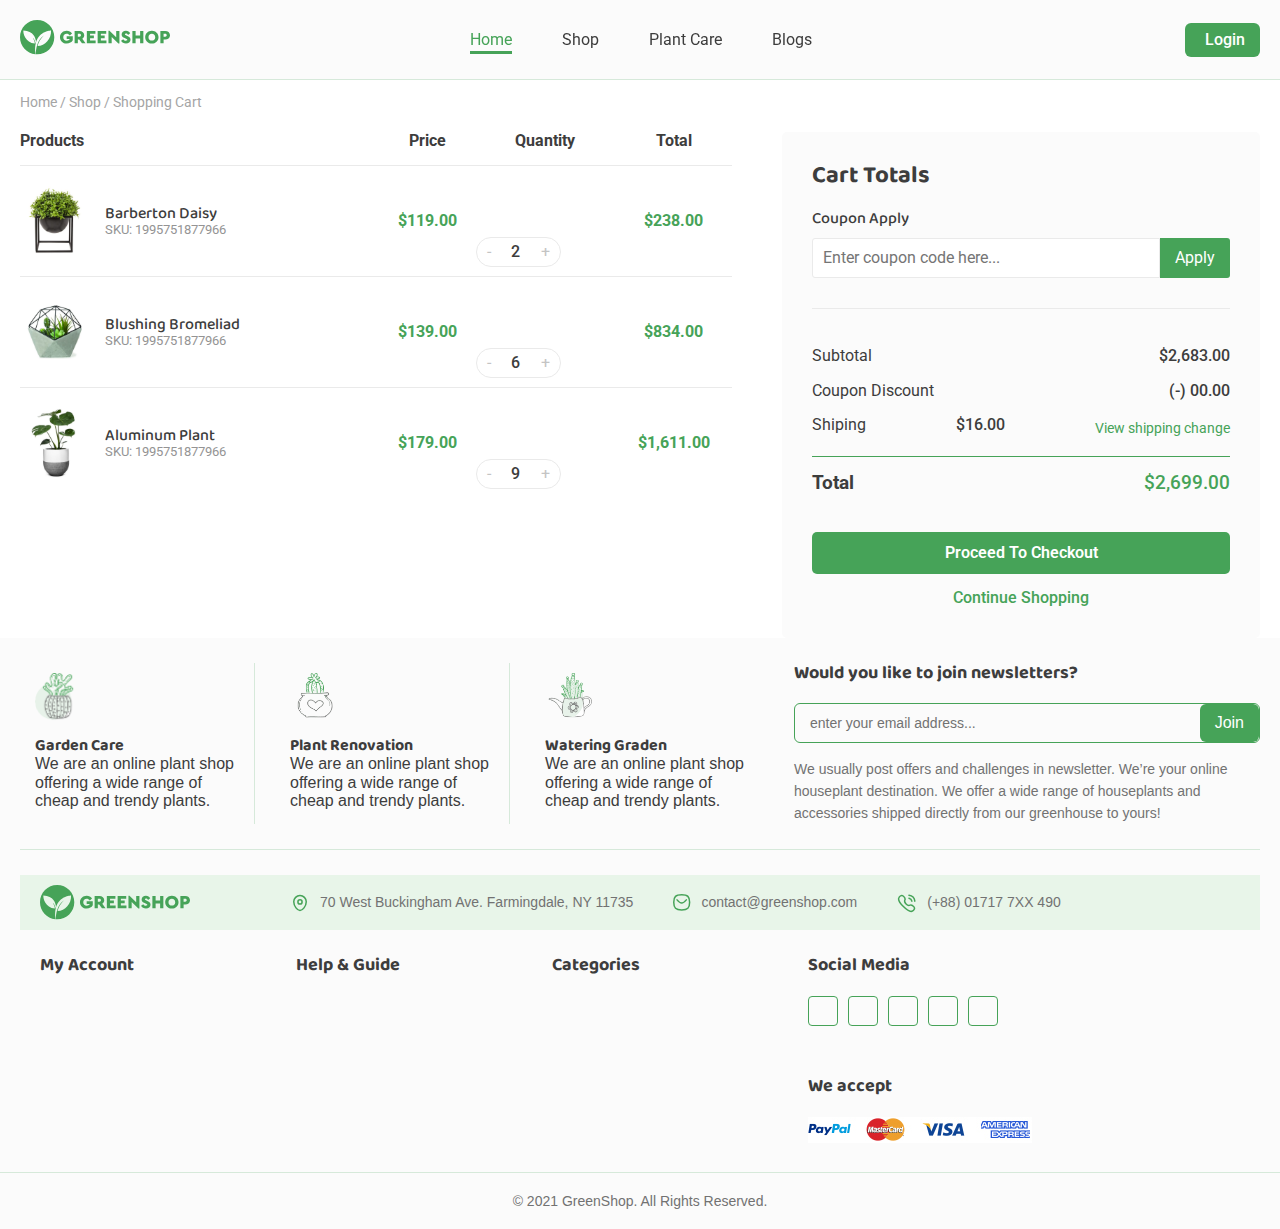
<file: karzinka.html>
<!DOCTYPE html>
<html lang="en">

<head>
    <meta charset="UTF-8">
    <meta name="viewport" content="width=device-width, initial-scale=1.0">
    <link href="https://unpkg.com/aos@2.3.1/dist/aos.css" rel="stylesheet">
    <link rel="stylesheet" href="https://cdnjs.cloudflare.com/ajax/libs/font-awesome/6.5.1/css/all.min.css"integrity="sha512-DTOQO9RWCH3ppGqcWaEA1BIZOC6xxalwEsw9c2QQeAIftl+Vegovlnee1c9QX4TctnWMn13TZye+giMm8e2LwA=="crossorigin="anonymous" referrerpolicy="no-referrer" />
    <link rel="stylesheet" href="./css/normalize.css">
    <link rel="stylesheet" href="./css/main.css">
    <title>Document</title>
</head>

<body>
    <header class="header">
        <div class="container">
            <div class="header__container">
                <div class="nav">
                    <div class="logo">
                        <a href="#"><img src="./image/logo.svg" alt="GreenShop Logo" data-aos="fade-down-right" data-aos-duration="800"></a>
                    </div>
                    <nav class="nav__menu menu" id="menuHamburger">
                        <ul class="menu__list">
                            <li class="menu__item" data-aos="fade-down-right" data-aos-duration="900"><a href="/index.html" class="menu__link menu__link--active">Home</a></li>
                            <li class="menu__item" data-aos="fade-down-right" data-aos-duration="1000"><a href="./shop.html" class="menu__link">Shop</a></li>
                            <li class="menu__item" data-aos="fade-down-right" data-aos-duration="1100"><a href="#" class="menu__link">Plant Care</a></li>
                            <li class="menu__item" data-aos="fade-down-right" data-aos-duration="1200"><a href="#" class="menu__link">Blogs</a></li>
                        </ul>
                    </nav>
                    <div class="header__actions">
                        <button class="header__button header__button--search" aria-label="Search" data-aos="fade-down-right" data-aos-duration="1300"><i class="fa-solid fa-magnifying-glass"></i></button>
                        <button class="header__button header__button--cart" aria-label="Cart" data-aos="fade-down-right" data-aos-duration="1400"><i class="fa-solid fa-cart-shopping"></i></button>
                        <button class="header__button header__button--login" data-aos="fade-down-right" data-aos-duration="1500"><i class="fa-solid fa-right-to-bracket"></i>Login</button>
                    </div>
                    <div class="hamburger" id="hamburger">
                        <div class="hamburger__line"></div>
                        <div class="hamburger__line"></div>
                        <div class="hamburger__line"></div>
                    </div>
                </div>
            </div>
        </div>
    </header>
    <section class="cart">
        <div class="container cart__container">

            <div class="cart__breadcrumbs breadcrumbs">
                <a href="#" class="breadcrumbs__link">Home</a> /
                <a href="#" class="breadcrumbs__link">Shop</a> /
                <span class="breadcrumbs__current">Shopping Cart</span>
            </div>

            <div class="cart__content">

                <div class="cart__products-list products-list">
                    <table class="products-list__table table-cart">
                        <thead class="table-cart__header">
                            <tr>
                                <th class="table-cart__col table-cart__col--products">Products</th>
                                <th class="table-cart__col table-cart__col--price">Price</th>
                                <th class="table-cart__col table-cart__col--quantity">Quantity</th>
                                <th class="table-cart__col table-cart__col--total">Total</th>
                                <th class="table-cart__col table-cart__col--remove"></th>
                            </tr>
                        </thead>

                        <tbody class="table-cart__body">

                            <tr class="table-cart__item item-row">
                                <td class="item-row__product product-info">
                                    <img src="./image/04.svg" alt="Barberton Daisy"
                                        class="product-info__image">
                                    <div class="product-info__details">
                                        <h3 class="product-info__name">Barberton Daisy</h3>
                                        <p class="product-info__sku">SKU: 1995751877966</p>
                                    </div>
                                </td>
                                <td class="item-row__price">$119.00</td>
                                <td class="item-row__quantity quantity">
                                    <button class="quantity__button quantity__button--minus">-</button>
                                    <span class="quantity__input">2</span>
                                    <button class="quantity__button quantity__button--plus">+</button>
                                </td>
                                <td class="item-row__total">$238.00</td>
                                <td class="item-row__remove remove-btn"><i class="fa-solid fa-trash-can"></i></td>
                            </tr>

                            <tr class="table-cart__item item-row">
                                <td class="item-row__product product-info">
                                    <img src="./image/02.svg" alt="Blushing Bromeliad"
                                        class="product-info__image">
                                    <div class="product-info__details">
                                        <h3 class="product-info__name">Blushing Bromeliad</h3>
                                        <p class="product-info__sku">SKU: 1995751877966</p>
                                    </div>
                                </td>
                                <td class="item-row__price">$139.00</td>
                                <td class="item-row__quantity quantity">
                                    <button class="quantity__button quantity__button--minus">-</button>
                                    <span class="quantity__input">6</span>
                                    <button class="quantity__button quantity__button--plus">+</button>
                                </td>
                                <td class="item-row__total">$834.00</td>
                                <td class="item-row__remove remove-btn"><i class="fa-solid fa-trash-can"></i></td>
                            </tr>

                            <tr class="table-cart__item item-row">
                                <td class="item-row__product product-info">
                                    <img src="./image/05.svg" alt="Aluminum Plant" class="product-info__image">
                                    <div class="product-info__details">


                                        <h3 class="product-info__name">Aluminum Plant</h3>
                                        <p class="product-info__sku">SKU: 1995751877966</p>
                                    </div>
                                </td>
                                <td class="item-row__price">$179.00</td>
                                <td class="item-row__quantity quantity">
                                    <button class="quantity__button quantity__button--minus">-</button>
                                    <span class="quantity__input">9</span>
                                    <button class="quantity__button quantity__button--plus">+</button>
                                </td>
                                <td class="item-row__total">$1,611.00</td>
                                <td class="item-row__remove remove-btn"><i class="fa-solid fa-trash-can"></i></td>
                            </tr>
                        </tbody>
                    </table>
                </div>

                <div class="cart__totals cart-totals">
                    <h2 class="cart-totals__title">Cart Totals</h2>

                    <div class="cart-totals__coupon coupon-apply">
                        <h4 class="coupon-apply__title">Coupon Apply</h4>
                        <div class="coupon-apply__form">
                            <input type="text" placeholder="Enter coupon code here..." class="coupon-apply__input">
                            <button class="coupon-apply__btn">Apply</button>
                        </div>
                    </div>

                    <div class="cart-totals__summary summary">
                        <div class="summary__row">
                            <span class="summary__label">Subtotal</span>
                            <span class="summary__value">$2,683.00</span>
                        </div>
                        <div class="summary__row">
                            <span class="summary__label">Coupon Discount</span>
                            <span class="summary__value summary__value--discount">(-) 00.00</span>
                        </div>
                        <div class="summary__row summary__row--shipping">
                            <span class="summary__label">Shiping</span>
                            <span class="summary__value">$16.00</span>
                            <a href="#" class="summary__shipping-link">View shipping change</a>
                        </div>
                        <div class="summary__row summary__row--total">
                            <span class="summary__label">Total</span>
                            <span class="summary__value summary__value--total">$2,699.00</span>
                        </div>
                    </div>

                    <button class="cart-totals__checkout-btn">Proceed To Checkout</button>
                    <a href="#" class="cart-totals__continue-link">Continue Shopping</a>
                </div>
            </div>

        </div>
    </section>

     <footer>
        <div class="container">
            <div class="footer__top">
                <div class="footer__services">

                    <div class="service-card">
                        <img src="./image/footer1.png" alt="Garden Care Icon">
                        <h4>Garden Care</h4>
                        <p>We are an online plant shop offering a wide range of cheap and trendy plants.</p>
                    </div>

                    <div class="service-card">
                        <img src="./image/footer2.png" alt="Plant Renovation Icon">
                        <h4>Plant Renovation</h4>
                        <p>We are an online plant shop offering a wide range of cheap and trendy plants.</p>
                    </div>

                    <div class="service-card">
                        <img src="./image/footer3.png" alt="Watering Graden Icon">
                        <h4>Watering Graden</h4>
                        <p>We are an online plant shop offering a wide range of cheap and trendy plants.</p>
                    </div>
                </div>

                <div class="footer__newsletter">
                    <h4>Would you like to join newsletters?</h4>
                    <div class="newsletter__form-wrapper">
                        <div class="newsletter__form">
                            <input type="email" id="emailInput" placeholder=" " required>
                            <label for="emailInput" class="form__label">enter your email address...</label>
                            <button class="button">Join</button>
                        </div>
                    </div>
                    <p>We usually post offers and challenges in newsletter. We’re your online houseplant destination. We
                        offer a wide range of houseplants and accessories shipped directly from our greenhouse to yours!
                    </p>
                </div>
            </div>

            <div class="footer__middle">
                <div class="container">
                    <div class="footer__middle__container">
                        <img src="./image/logo.svg" alt="GreenShop Logo" class="footer__logo">
                        <div class="footer__contacts">
                            <div class="contact-item">
                                <img src="./image/Location.svg" alt="Location Icon">
                                <a href="https://maps.google.com/?q=70+West+Buckingham+Ave.+Farmingdale,+NY+11735"
                                    target="_blank">
                                    <p>70 West Buckingham Ave. Farmingdale, NY 11735</p>
                                </a>
                            </div>
                            <div class="contact-item">
                                <img src="./image/Message.svg" alt="Email Icon">
                                <a href="mailto:contact@greenshop.com">
                                    <p>contact@greenshop.com</p>
                                </a>
                            </div>
                            <div class="contact-item">
                                <img src="./image/Calling.svg" alt="Phone Icon">
                                <a href="tel:+8801717700490">
                                    <p>(+88) 01717 7XX 490</p>
                                </a>
                            </div>
                        </div>
                    </div>
                </div>

            </div>
            <div class="footer__inner">
                <div class="container">
                    <div class="footer__nav">
                        <div class="footer__nav-col">
                            <h5>My Account</h5>
                            <ul>
                                <li><a href="#" data-aos="fade-down-right" data-aos-duration="800">My Account</a></li>
                                <li><a href="#" data-aos="fade-down-right" data-aos-duration="900">Our stores</a></li>
                                <li><a href="#" data-aos="fade-down-right" data-aos-duration="1000">Contact us</a></li>
                                <li><a href="#" data-aos="fade-down-right" data-aos-duration="1100">Career</a></li>
                                <li><a href="#" data-aos="fade-down-right" data-aos-duration="1200">Specials</a></li>
                            </ul>
                        </div>

                        <div class="footer__nav-col">
                            <h5>Help & Guide</h5>
                            <ul>
                                <li><a href="#" data-aos="fade-down-right" data-aos-duration="800">Help Center</a></li>
                                <li><a href="#" data-aos="fade-down-right" data-aos-duration="900">How to Buy</a></li>
                                <li><a href="#" data-aos="fade-down-right" data-aos-duration="1000">Shipping & Delivery</a></li>
                                <li><a href="#" data-aos="fade-down-right" data-aos-duration="1100">Product Policy</a></li>
                                <li><a href="#" data-aos="fade-down-right" data-aos-duration="1200">How to Return</a></li>
                            </ul>
                        </div>

                        <div class="footer__nav-col">
                            <h5>Categories</h5>
                            <ul>
                                <li><a href="#" data-aos="fade-down-right" data-aos-duration="800">House Plants</a></li>
                                <li><a href="#" data-aos="fade-down-right" data-aos-duration="900">Potter Plants</a></li>
                                <li><a href="#" data-aos="fade-down-right" data-aos-duration="1000">Seeds</a></li>
                                <li><a href="#" data-aos="fade-down-right" data-aos-duration="1100">Small Plants</a></li>
                                <li><a href="#" data-aos="fade-down-right" data-aos-duration="1200">Accessories</a></li>
                            </ul>
                        </div>

                        <div class="footer__social-payment">
                            <div class="footer__social">
                                <h5>Social Media</h5>
                                <div class="social-links">
                                    <a href="https://www.facebook.com/namuna_sahifa" class="social-icon"
                                        target="_blank"><i class="fab fa-facebook-f"></i></a>
                                    <a href="https://www.instagram.com/namuna_sahifa" class="social-icon"
                                        target="_blank"><i class="fab fa-instagram"></i></a>
                                    <a href="https://www.twitter.com/namuna_sahifa" class="social-icon"
                                        target="_blank"><i class="fab fa-twitter"></i></a>
                                    <a href="https://www.linkedin.com/in/namuna_sahifa" class="social-icon"
                                        target="_blank"><i class="fab fa-linkedin-in"></i></a>
                                    <a href="https://www.youtube.com/channel/namuna_kanal" class="social-icon"
                                        target="_blank"><i class="fab fa-youtube"></i></a>
                                </div>
                            </div>
                            <div class="footer__payment">
                                <h5>We accept</h5>
                                <img src="./image/footerooo.svg" alt="Payment Methods" class="payment-methods-img">
                            </div>
                        </div>
                    </div>
                </div>
            </div>
        </div>

        <div class="footer__bottom">
            <p>&copy; 2021 GreenShop. All Rights Reserved.</p>
        </div>

        </div>
    </footer>



<script src="https://unpkg.com/aos@2.3.1/dist/aos.js"></script> 
    
    <script>
        AOS.init();
    </script>


    <script src="./js/main.js"></script>



</body>

</html>
</file>
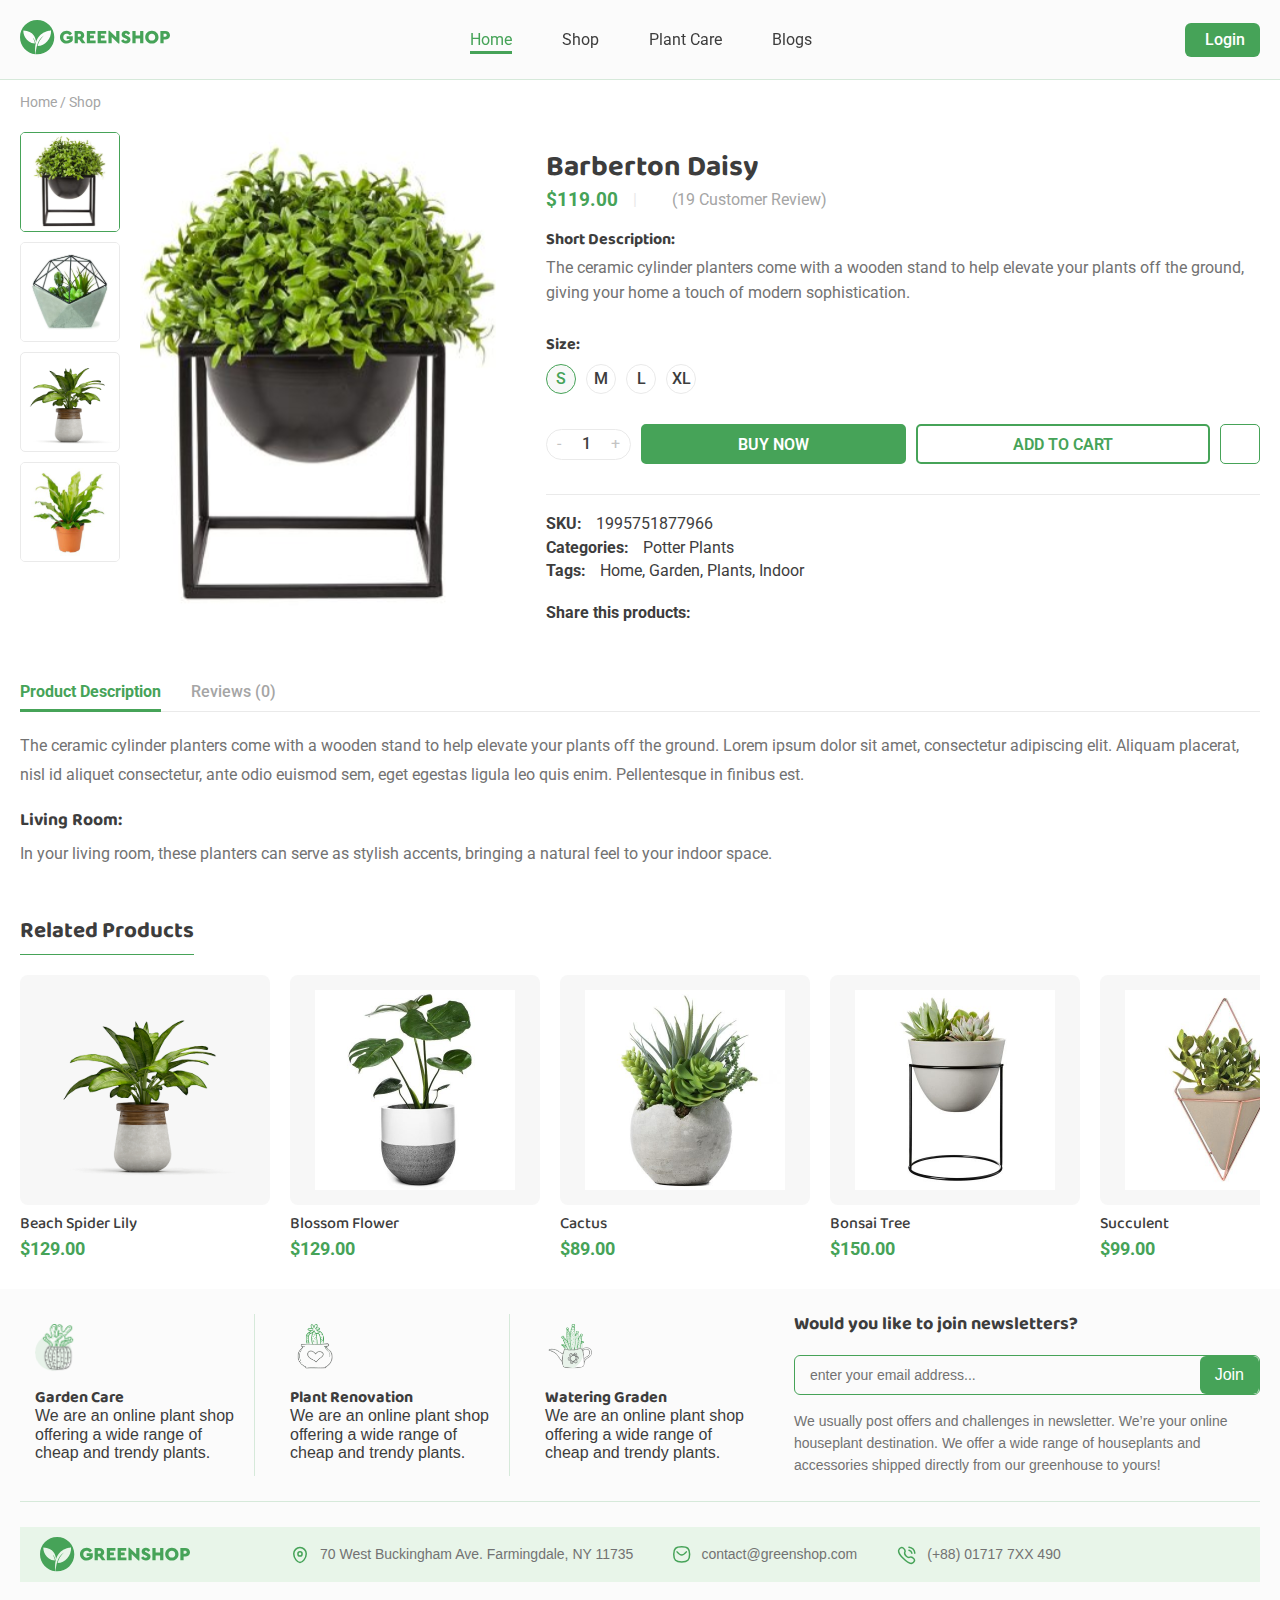
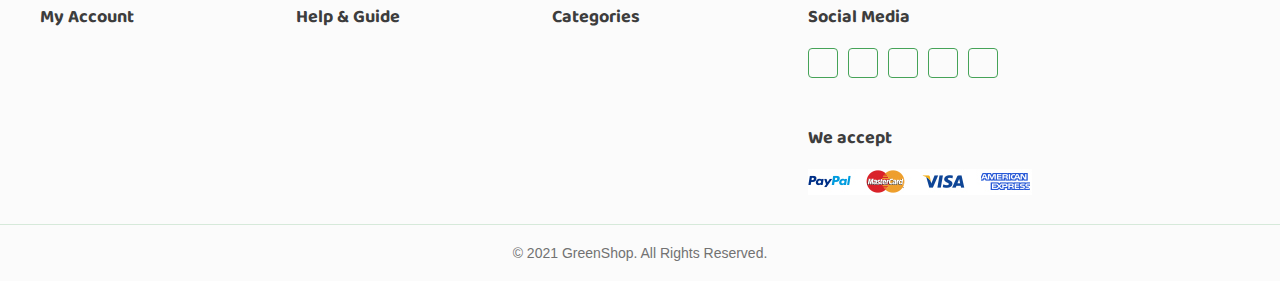
<file: shop.html>
<!DOCTYPE html>
<html lang="en">

<head>
    <meta charset="UTF-8">
    <meta name="viewport" content="width=device-width, initial-scale=1.0">
    <link rel="stylesheet" href="https://cdnjs.cloudflare.com/ajax/libs/font-awesome/6.5.1/css/all.min.css"integrity="sha512-DTOQO9RWCH3ppGqcWaEA1BIZOC6xxalwEsw9c2QQeAIftl+Vegovlnee1c9QX4TctnWMn13TZye+giMm8e2LwA=="crossorigin="anonymous" referrerpolicy="no-referrer" />
    <link href="https://unpkg.com/aos@2.3.1/dist/aos.css" rel="stylesheet">
    <link rel="stylesheet" href="./css/normalize.css">
    <link rel="stylesheet" href="./css/main.css">

    <title>GreenShop Landing Page</title>
</head>

<body>

    <header class="header">
        <div class="container">
            <div class="header__container">
                <div class="nav">
                    <div class="logo">
                        <a href="#"><img src="./image/logo.svg" alt="GreenShop Logo" data-aos="fade-down-right" data-aos-duration="800"></a>
                    </div>
                    <nav class="nav__menu menu" id="menuHamburger">
                        <ul class="menu__list">
                            <li class="menu__item" data-aos="fade-down-right" data-aos-duration="900"><a href="/index.html" class="menu__link menu__link--active">Home</a></li>
                            <li class="menu__item" data-aos="fade-down-right" data-aos-duration="1000"><a href="./shop.html" class="menu__link">Shop</a></li>
                            <li class="menu__item" data-aos="fade-down-right" data-aos-duration="1100"><a href="#" class="menu__link">Plant Care</a></li>
                            <li class="menu__item" data-aos="fade-down-right" data-aos-duration="1200"><a href="#" class="menu__link">Blogs</a></li>
                        </ul>
                    </nav>
                    <div class="header__actions">
                        <button class="header__button header__button--search" aria-label="Search" data-aos="fade-down-right" data-aos-duration="1300"><i class="fa-solid fa-magnifying-glass"></i></button>
                        <button class="header__button header__button--cart" aria-label="Cart" data-aos="fade-down-right" data-aos-duration="1400"><i class="fa-solid fa-cart-shopping"></i></button>
                        <button class="header__button header__button--login" data-aos="fade-down-right" data-aos-duration="1500"><i class="fa-solid fa-right-to-bracket"></i>Login</button>
                    </div>
                    <div class="hamburger" id="hamburger">
                        <div class="hamburger__line"></div>
                        <div class="hamburger__line"></div>
                        <div class="hamburger__line"></div>
                    </div>
                </div>
            </div>
        </div>
    </header>
    <main>
        <section class="product-detail">
            <div class="container product-detail__container">
                <div class="product-detail__breadcrumbs breadcrumbs">
                    <a href="#" class="breadcrumbs__link">Home</a> / <a href="#" class="breadcrumbs__link">Shop</a>
                </div>

                <div class="product-detail__main">
                    <div class="product-detail__gallery product-gallery">
                        <div class="product-gallery__thumbnails" id="productThumbnails">
                        </div>
                        <div class="product-gallery__main-image-wrap">
                            <img src="" alt="Asosiy mahsulot rasmi" class="product-gallery__main-image" id="mainImage" data-aos="zoom-in-down" data-aos-duration="1000">
                        </div>
                    </div>

                    <div class="product-detail__info product-info">
                        <h1 class="product-info__title" id="productTitle"></h1>
                        <div class="product-info__rating-area rating-area">
                            <span class="rating-area__price" id="productPrice"></span>
                            <span class="rating-area__divider">|</span>
                            <div class="rating-area__stars" id="productRatingStars">
                            </div>
                            <span class="rating-area__review-count" id="reviewCount"></span>
                        </div>
                        <div class="product-info__short-description short-description">
                            <h3 class="short-description__title">Short Description:</h3>
                            <p class="short-description__text" id="shortDescription"></p>
                        </div>

                        <div class="product-info__size-selection size-selection">
                            <h3 class="size-selection__title">Size:</h3>
                            <div class="size-selection__options" id="sizeOptions">
                            </div>
                        </div>

                        <div class="product-info__actions actions">
                            <div class="actions__quantity quantity">
                                <button class="quantity__button quantity__button--minus" id="quantityMinus">-</button>
                                <input type="text" value="1" class="quantity__input" min="1" id="quantityInput">
                                <button class="quantity__button quantity__button--plus" id="quantityPlus">+</button>
                            </div>
                            <button class="actions__btn actions__btn--buy">BUY NOW</button>
                            <button class="actions__btn actions__btn--cart">ADD TO CART</button>
                            <button class="actions__btn actions__btn--wishlist" aria-label="Add to Wishlist"
                                id="wishlistBtn">
                                <i class="fa-regular fa-heart"></i>
                            </button>
                        </div>

                        <div class="product-info__meta meta">
                            <p class="meta__item"><span class="meta__label">SKU:</span> <span id="productSku"></span>
                            </p>
                            <p class="meta__item"><span class="meta__label">Categories:</span> <span
                                    id="productCategories"></span></p>
                            <p class="meta__item"><span class="meta__label">Tags:</span> <span id="productTags"></span>
                            </p>
                        </div>

                        <div class="product-info__share share">
                            <span class="share__label">Share this products:</span>
                            <a href="#" class="share__link" aria-label="Facebook"><i
                                    class="fa-brands fa-facebook-f"></i></a>
                            <a href="#" class="share__link" aria-label="Twitter"><i
                                    class="fa-brands fa-twitter"></i></a>
                            <a href="#" class="share__link" aria-label="LinkedIn"><i
                                    class="fa-brands fa-linkedin-in"></i></a>
                            <a href="#" class="share__link" aria-label="Email"><i class="fa-solid fa-envelope"></i></a>
                        </div>
                    </div>
                </div>

                <div class="product-detail__tabs product-tabs">
                    <div class="product-tabs__nav">
                        <button class="product-tabs__nav-item product-tabs__nav-item--active"
                            data-tab="description">Product Description</button>
                        <button class="product-tabs__nav-item" data-tab="reviews" id="reviewsTab">Reviews</button>
                    </div>

                    <div class="product-tabs__content-wrap">
                        <div class="product-tabs__content product-tabs__content--active" data-content="description">
                            <p id="fullDescription"></p>
                            <h4 class="product-tabs__section-title">Living Room:</h4>
                            <p id="livingRoomDescription"></p>
                        </div>

                        <div class="product-tabs__content" data-content="reviews">
                            <div class="reviews__list" id="reviewsList">
                                <p class="reviews__empty-message">Hali sharhlar mavjud emas. Birinchi bo'lib sharh
                                    qoldiring!</p>
                            </div>

                            <div class="reviews__form-section">
                                <h4 class="reviews__form-title">Sharh qoldirish</h4>
                                <form id="reviewForm" class="review-form">
                                    <div class="form-group">
                                        <label for="reviewName">Ismingiz:</label>
                                        <input type="text" id="reviewName" required>
                                    </div>

                                    <div class="form-group">
                                        <label for="reviewRating">Reyting (1-5):</label>
                                        <select id="reviewRating" required>
                                            <option value="5">⭐⭐⭐⭐⭐ (A'lo)</option>
                                            <option value="4">⭐⭐⭐⭐ (Yaxshi)</option>
                                            <option value="3">⭐⭐⭐ (O'rta)</option>
                                            <option value="2">⭐⭐ (Yomon)</option>
                                            <option value="1">⭐ (Juda yomon)</option>
                                        </select>
                                    </div>

                                    <div class="form-group">
                                        <label for="reviewText">Sharhingiz:</label>
                                        <textarea id="reviewText" rows="5" required></textarea>
                                    </div>

                                    <button type="submit" class="review-form__submit-btn">Sharhni joylash</button>
                                </form>
                            </div>
                        </div>
                    </div>
                </div>

                <div class="product-detail__related-products related-products">
                    <h2 class="related-products__title">Related Products</h2>
                    <div class="related-products__slider-container">
                        <div class="related-products__list" id="relatedProductsList">
                        </div>
                    </div>
                    <div class="related-products__pagination" id="relatedProductsPagination">
                    </div>
                </div>
            </div>
        </section>
    </main>
    <footer>
        <div class="container">
            <div class="footer__top">
                <div class="footer__services">

                    <div class="service-card">
                        <img src="./image/footer1.png" alt="Garden Care Icon">
                        <h4>Garden Care</h4>
                        <p>We are an online plant shop offering a wide range of cheap and trendy plants.</p>
                    </div>

                    <div class="service-card">
                        <img src="./image/footer2.png" alt="Plant Renovation Icon">
                        <h4>Plant Renovation</h4>
                        <p>We are an online plant shop offering a wide range of cheap and trendy plants.</p>
                    </div>

                    <div class="service-card">
                        <img src="./image/footer3.png" alt="Watering Graden Icon">
                        <h4>Watering Graden</h4>
                        <p>We are an online plant shop offering a wide range of cheap and trendy plants.</p>
                    </div>
                </div>

                <div class="footer__newsletter">
                    <h4>Would you like to join newsletters?</h4>
                    <div class="newsletter__form-wrapper">
                        <div class="newsletter__form">
                            <input type="email" id="emailInput" placeholder=" " required>
                            <label for="emailInput" class="form__label">enter your email address...</label>
                            <button class="button">Join</button>
                        </div>
                    </div>
                    <p>We usually post offers and challenges in newsletter. We’re your online houseplant destination. We
                        offer a wide range of houseplants and accessories shipped directly from our greenhouse to yours!
                    </p>
                </div>
            </div>

            <div class="footer__middle">
                <div class="container">
                    <div class="footer__middle__container">
                        <img src="./image/logo.svg" alt="GreenShop Logo" class="footer__logo">
                        <div class="footer__contacts">
                            <div class="contact-item">
                                <img src="./image/Location.svg" alt="Location Icon">
                                <a href="https://maps.google.com/?q=70+West+Buckingham+Ave.+Farmingdale,+NY+11735"
                                    target="_blank">
                                    <p>70 West Buckingham Ave. Farmingdale, NY 11735</p>
                                </a>
                            </div>
                            <div class="contact-item">
                                <img src="./image/Message.svg" alt="Email Icon">
                                <a href="mailto:contact@greenshop.com">
                                    <p>contact@greenshop.com</p>
                                </a>
                            </div>
                            <div class="contact-item">
                                <img src="./image/Calling.svg" alt="Phone Icon">
                                <a href="tel:+8801717700490">
                                    <p>(+88) 01717 7XX 490</p>
                                </a>
                            </div>
                        </div>
                    </div>
                </div>

            </div>
            <div class="footer__inner">
                <div class="container">
                    <div class="footer__nav">
                        <div class="footer__nav-col">
                            <h5>My Account</h5>
                            <ul>
                                <li><a href="#" data-aos="fade-down-right" data-aos-duration="800">My Account</a></li>
                                <li><a href="#" data-aos="fade-down-right" data-aos-duration="900">Our stores</a></li>
                                <li><a href="#" data-aos="fade-down-right" data-aos-duration="1000">Contact us</a></li>
                                <li><a href="#" data-aos="fade-down-right" data-aos-duration="1100">Career</a></li>
                                <li><a href="#" data-aos="fade-down-right" data-aos-duration="1200">Specials</a></li>
                            </ul>
                        </div>

                        <div class="footer__nav-col">
                            <h5>Help & Guide</h5>
                            <ul>
                                <li><a href="#" data-aos="fade-down-right" data-aos-duration="800">Help Center</a></li>
                                <li><a href="#" data-aos="fade-down-right" data-aos-duration="900">How to Buy</a></li>
                                <li><a href="#" data-aos="fade-down-right" data-aos-duration="1000">Shipping & Delivery</a></li>
                                <li><a href="#" data-aos="fade-down-right" data-aos-duration="1100">Product Policy</a></li>
                                <li><a href="#" data-aos="fade-down-right" data-aos-duration="1200">How to Return</a></li>
                            </ul>
                        </div>

                        <div class="footer__nav-col">
                            <h5>Categories</h5>
                            <ul>
                                <li><a href="#" data-aos="fade-down-right" data-aos-duration="800">House Plants</a></li>
                                <li><a href="#" data-aos="fade-down-right" data-aos-duration="900">Potter Plants</a></li>
                                <li><a href="#" data-aos="fade-down-right" data-aos-duration="1000">Seeds</a></li>
                                <li><a href="#" data-aos="fade-down-right" data-aos-duration="1100">Small Plants</a></li>
                                <li><a href="#" data-aos="fade-down-right" data-aos-duration="1200">Accessories</a></li>
                            </ul>
                        </div>

                        <div class="footer__social-payment">
                            <div class="footer__social">
                                <h5>Social Media</h5>
                                <div class="social-links">
                                    <a href="https://www.facebook.com/namuna_sahifa" class="social-icon"
                                        target="_blank"><i class="fab fa-facebook-f"></i></a>
                                    <a href="https://www.instagram.com/namuna_sahifa" class="social-icon"
                                        target="_blank"><i class="fab fa-instagram"></i></a>
                                    <a href="https://www.twitter.com/namuna_sahifa" class="social-icon"
                                        target="_blank"><i class="fab fa-twitter"></i></a>
                                    <a href="https://www.linkedin.com/in/namuna_sahifa" class="social-icon"
                                        target="_blank"><i class="fab fa-linkedin-in"></i></a>
                                    <a href="https://www.youtube.com/channel/namuna_kanal" class="social-icon"
                                        target="_blank"><i class="fab fa-youtube"></i></a>
                                </div>
                            </div>
                            <div class="footer__payment">
                                <h5>We accept</h5>
                                <img src="./image/footerooo.svg" alt="Payment Methods" class="payment-methods-img">
                            </div>
                        </div>
                    </div>
                </div>
            </div>
        </div>

        <div class="footer__bottom">
            <p>&copy; 2021 GreenShop. All Rights Reserved.</p>
        </div>

        </div>
    </footer>


<script src="https://unpkg.com/aos@2.3.1/dist/aos.js"></script> 
    
    <script>
        AOS.init();
    </script>
    <script src="./js/main.js"></script>
</body>

</html>
</file>
<file: css/main.css>
@import url('https://fonts.googleapis.com/css2?family=Baloo+2:wght@400..800&display=swap');
@import url('https://fonts.googleapis.com/css2?family=Roboto:ital,wght@0,100..900;1,100..900&display=swap');

/* ==================== GLOBAL STYLES ==================== */
* {
    padding        : 0;
    margin         : 0;
    box-sizing     : border-box;
    text-decoration: none;
    list-style     : none;
}

:root {
    --color-primary   : #46A358;
    --color-text-dark : #3D3D3D;
    --color-text-light: #727272;
    --color-bg-light  : #FBFBFB;
    --color-white     : #FFFFFF;
    --color-black     : #000000;
    --bg-hero-1       : #F5F5F5;
    --bg-hero-2       : #E8F5E9;
    --bg-hero-3       : #F0F8FF;
}

.container {
    max-width: 1400px;
    margin   : 0 auto;
    padding  : 0 20px;
}

html {
    scroll-behavior: smooth;
    overflow-x : hidden;
}

body {
    font-family: "Roboto", sans-serif;
    color      : var(--color-text-dark);
    overflow-x : hidden;
}

h1,
h2,
h3,
h4,
h5,
h6 {
    font-family: "Baloo 2", sans-serif;
}

/* ==================== BUTTONS ==================== */
.button {
    display         : inline-block;
    font-weight     : 700;
    font-size       : 16px;
    line-height     : 16px;
    text-transform  : uppercase;
    color           : var(--color-white);
    background-color: var(--color-primary);
    border-radius   : 6px;
    padding         : 10px 25px;
    border          : none;
    cursor          : pointer;
    transition      : background-color 0.3s ease;
}

.button:hover {
    background-color: #388e4a;
}

.plants button {
    display    : block;
    margin-left: auto;
    width      : fit-content;
}

.sidebar__filter-button {
    background-color: var(--color-primary);
    color           : var(--color-white);
    padding         : 8px 20px;
    border-radius   : 6px;
    font-size       : 16px;
    text-transform  : capitalize;
}

/* ==================== HEADER ==================== */
.header {
    top             : 0;
    left            : 0;
    right           : 0;
    padding         : 20px 0;
    background-color: var(--color-bg-light);
    border-bottom   : 0.3px solid rgba(70, 163, 88, 0.2);
    z-index         : 1000;
}

.header__container {
    display        : flex;
    justify-content: space-between;
    align-items    : center;
}

.nav {
    display        : flex;
    justify-content: space-between;
    align-items    : center;
    width          : 100%;
}

.nav__menu {
    flex-grow: 1;
    margin   : 0 300px;
}

.menu__list {
    display: flex;
    gap    : 50px;
}

.menu__link {
    font-size     : 16px;
    font-weight   : 400;
    color         : var(--color-text-dark);
    transition    : color 0.3s;
    padding-bottom: 5px;
    position      : relative;
}

.menu__link::after,
.menu__link--active::after {
    content   : "";
    position  : absolute;
    left      : 50%;
    bottom    : 0;
    width     : 0;
    height    : 3px;
    background: var(--color-primary);
    transition: all 0.3s ease;
}

.menu__link:hover::after,
.menu__link--active::after {
    width: 100%;
    left : 0;
}

.menu__link:hover,
.menu__link--active {
    color: var(--color-primary);
}

.header__actions {
    display    : flex;
    align-items: center;
    gap        : 30px;
}

.header__button {
    background: none;
    border    : none;
    cursor    : pointer;
    font-size : 20px;
    color     : var(--color-primary);
    transition: color 0.2s;
}

.header__button:hover {
    color: var(--color-text-dark);
}

.header__button--login {
    background-color: var(--color-primary);
    color           : var(--color-white);
    padding         : 8px 15px;
    border-radius   : 6px;
    font-size       : 16px;
    font-weight     : 500;
    display         : flex;
    align-items     : center;
    gap             : 5px;
}

.header__button--login i {
    font-size: 16px;
    color    : var(--color-white);
}

/* Hamburger */
.hamburger {
    display        : none;
    flex-direction : column;
    justify-content: space-around;
    width          : 30px;
    height         : 25px;
    cursor         : pointer;
    z-index        : 1010;
}

.hamburger__line {
    width           : 100%;
    height          : 3px;
    background-color: var(--color-primary);
    transition      : all 0.3s linear;
}

.hamburger.open .hamburger__line:nth-child(1) {
    transform: rotate(45deg) translate(5px, 5px);
}

.hamburger.open .hamburger__line:nth-child(2) {
    opacity: 0;
}

.hamburger.open .hamburger__line:nth-child(3) {
    transform: rotate(-45deg) translate(5px, -5px);
}

/* ==================== HERO SECTION ==================== */
.hero {
    padding   : 55px 0;
    transition: background-color 0.5s ease;
    position  : relative;
}

.hero--bg-1 {
    background-color: var(--bg-hero-1);
}

.hero--bg-2 {
    background-color: var(--bg-hero-2);
}

.hero--bg-3 {
    background-color: var(--bg-hero-3);
}

.hero__container {
    display        : flex;
    justify-content: space-between;
    align-items    : center;
    gap            : 50px;
    height         : 450px;
}

.hero__image-side,
.hero__img--main,
.hero__img--secondary,
.hero__title-highlight {
    transition: transform 1.5s ease-in-out, opacity 1.5s ease-in-out;
}

.hero__content {
    max-width: 55%;
}

.hero__title-highlight {
    color    : var(--color-primary);
    display  : inline-block;
    transform: translateX(-100px);
    opacity  : 0;
}

.hero__subtitle {
    font-size     : 14px;
    font-weight   : 500;
    text-transform: uppercase;
    letter-spacing: 0.1em;
    color         : var(--color-text-dark);
    margin-bottom : 7px;
}

.hero__title {
    font-family   : "Baloo 2", sans-serif;
    font-weight   : 900;
    font-size     : 90px;
    line-height   : 70px;
    text-transform: uppercase;
    margin-bottom : 5px;
    max-width     : 700px;
}

.hero__text {
    font-size    : 14px;
    line-height  : 24px;
    color        : var(--color-text-light);
    margin-bottom: 40px;
    max-width    : 450px;
}

.hero__image-side {
    position       : relative;
    width          : 50%;
    height         : 100%;
    display        : flex;
    justify-content: flex-end;
    align-items    : center;
    transform      : translateX(100px);
    opacity        : 0;
}

.hero__img--main {
    width     : 100%;
    max-height: 100%;
    object-fit: contain;
    z-index   : 5;
}

.hero__img--secondary {
    position : absolute;
    bottom   : 0;
    left     : 0;
    width    : 150px;
    z-index  : 6;
    transform: translateX(-50%);
}

.hero__slider-nav {
    position  : absolute;
    bottom    : 20px;
    left      : 50%;
    transform : translateX(-50%);
    display   : flex;
    gap       : 8px;
    z-index   : 10;
    transition: none;
}

.hero__slider-dot {
    width           : 8px;
    height          : 8px;
    background-color: var(--color-text-dark);
    opacity         : 0.3;
    border-radius   : 50%;
    cursor          : pointer;
    transition      : all 0.3s;
}

.hero__slider-dot--active {
    width           : 10px;
    height          : 10px;
    background-color: var(--color-primary);
    opacity         : 1;
}

.animate-out.hero__image-side {
    transform: translateX(100px);
    opacity  : 0;
}

.animate-out.hero__title-highlight {
    transform: translateX(-100px);
    opacity  : 0;
}

.slide-in-left.hero__image-side {
    transform: translateX(0);
    opacity  : 1;
}

.slide-in-right.hero__title-highlight {
    transform: translateX(0);
    opacity  : 1;
}

/* ==================== CATEGORIES SECTION ==================== */
.categories {
    padding: 70px 0;
}

.categories__header {
    display        : flex;
    justify-content: space-between;
    align-items    : center;
    margin-bottom  : 40px;
}

.categories__title {
    font-size  : 30px;
    font-weight: 700;
    line-height: 32px;
    color      : var(--color-text-dark);
}

.categories__actions {
    display    : flex;
    align-items: center;
    gap        : 10px;
}

.categories__action-text {
    font-size  : 16px;
    font-weight: 500;
    color      : var(--color-text-dark);
    transition : color 0.3s;
}

.categories__button {
    width          : 40px;
    height         : 40px;
    background     : none;
    border         : 1px solid var(--color-primary);
    border-radius  : 50%;
    color          : var(--color-primary);
    cursor         : pointer;
    transition     : background-color 0.3s, color 0.3s;
    display        : flex;
    justify-content: center;
    align-items    : center;
    font-size      : 18px;
}

.categories__button:hover {
    background-color: var(--color-primary);
    color           : var(--color-white);
}

/* --- Categories List---------------------------------------- */
.categories__list {
    display              : grid;
    grid-template-columns: repeat(5, 1fr);
    gap                  : 30px;
}

/* --- Category Card----------------------------------------- */
.category-card {
    display         : flex;
    justify-content : space-between;
    align-items     : center;
    background-color: var(--color-bg-light);
    border-radius   : 12px;
    padding         : 20px;
    height          : 150px;
    overflow        : hidden;
    transition      : box-shadow 0.3s ease;
}

.category-card:hover {
    box-shadow: 0 5px 15px rgba(0, 0, 0, 0.1);
}

.category-card__title {
    font-size    : 18px;
    font-weight  : 700;
    line-height  : 20px;
    color        : var(--color-text-dark);
    margin-bottom: 4px;
}

.category-card__count {
    font-size  : 14px;
    color      : var(--color-primary);
    font-weight: 400;
}

.category-card__image-box {
    width       : 100px;
    height      : 100%;
    margin-right: -20px;
    display     : flex;
    align-items : flex-end;
}

.category-card__img {
    width     : auto;
    height    : 130%;
    object-fit: contain;
    transition: transform 0.4s ease;
}

.category-card:hover .category-card__img {
    transform: scale(1.05);
}

/* ==================== PRODUCT LISTING ==================== */
.product-listing {
    padding: 20px 0 100px 0;
}

.product-listing__container {
    display: flex;
    gap    : 50px;
}

.product-listing__sidebar {
    width        : 250px;
    flex-shrink  : 0;
    background   : linear-gradient(145.46deg, rgba(215, 231, 223, 0.3) -46.09%, rgba(70, 163, 88, 0) 103.28%);
    padding      : 10px 25px;
    border-radius: 10px;
}

.sidebar__title {
    font-size     : 18px;
    font-weight   : 700;
    line-height   : 16px;
    color         : var(--color-text-dark);
    border-bottom : 1px solid rgba(70, 163, 88, 0.1);
    padding-bottom: 10px;
    margin-bottom : 20px;
}

.sidebar__block:not(:last-child) {
    margin-bottom: 40px;
}

.sidebar__list {
    display       : flex;
    flex-direction: column;
    gap           : 15px;
}

.sidebar__link {
    display        : flex;
    justify-content: space-between;
    font-size      : 15px;
    color          : var(--color-text-dark);
    transition     : color 0.2s;
}

.sidebar__link:hover {
    color: var(--color-primary);
}

.sidebar__link--active {
    font-weight: 700;
    color      : var(--color-primary);
}

.sidebar__count {
    color      : var(--color-primary);
    font-weight: 400;
}

.sidebar__range-slider {
    padding: 10px 0;
}

.sidebar__range-input {
    -webkit-appearance: none;
    appearance        : none;
    width             : 100%;
    height            : 5px;
    background        : #EAEAEA;
    border-radius     : 5px;
    outline           : none;
    opacity           : 0.9;
    transition        : opacity .2s;
}

.sidebar__range-input::-webkit-slider-thumb {
    -webkit-appearance: none;
    appearance        : none;
    width             : 14px;
    height            : 14px;
    border-radius     : 50%;
    background        : var(--color-primary);
    cursor            : pointer;
    border            : 2px solid var(--color-white);
    box-shadow        : 0 0 5px rgba(0, 0, 0, 0.1);
}

.sidebar__range-input::-moz-range-thumb {
    width        : 14px;
    height       : 14px;
    border-radius: 50%;
    background   : var(--color-primary);
    cursor       : pointer;
    border       : 2px solid var(--color-white);
    box-shadow   : 0 0 5px rgba(0, 0, 0, 0.1);
}

.sidebar__price-info {
    font-size    : 15px;
    color        : var(--color-text-light);
    margin-top   : 15px;
    margin-bottom: 20px;
}

.sidebar__price-min,
.sidebar__price-max {
    color      : var(--color-primary);
    font-weight: 700;
}

.size-option {
    display      : block;
    font-size    : 15px;
    color        : var(--color-text-dark);
    margin-bottom: 12px;
    cursor       : pointer;
}

.size-option input[type="radio"] {
    margin-right: 10px;
    accent-color: var(--color-primary);
}

.sidebar__banner {
    margin-top     : 40px;
    background     : linear-gradient(180deg, rgba(70, 163, 88, 0.1) 0%, rgba(70, 163, 88, 0.03) 100%);
    position       : relative;
    overflow       : hidden;
    height         : 400px;
    width          : 250px;
    display        : flex;
    flex-direction : column;
    justify-content: space-between;
    align-items    : center;
    padding-top    : 80px;
    padding-bottom : 20px;
}

.sidebar__banner-content {
    width     : 100%;
    text-align: center;
    z-index   : 5;
}

.sidebar__banner-text {
    font-size  : 23px;
    font-weight: 700;
    color      : var(--color-text-dark);
    line-height: 1.2;
}

.sidebar__banner-imgage-one {
    position  : absolute;
    top       : 0;
    left      : 0;
    width     : 100%;
    height    : auto;
    z-index   : 1;
    opacity   : 1;
    object-fit: cover;
}

.sidebar__banner-imgage-two {
    position  : absolute;
    bottom    : 15px;
    right     : 0px;
    width     : 250px;
    height    : 300px;
    z-index   : 2;
    object-fit: cover;
    filter    : drop-shadow(0px 12px 5px rgba(77, 83, 83, 0.5));
}

/* ==================== MAIN CONTENT ==================== */
.product-listing__main-content {
    flex-grow: 1;
}

.main-content__header {
    display        : flex;
    justify-content: space-between;
    align-items    : center;
    margin-bottom  : 30px;
    padding-bottom : 10px;
    border-bottom  : 1px solid #EAEAEA;
}

.main-content__tabs {
    display: flex;
    gap    : 30px;
}

.main-content__tab {
    background    : none;
    border        : none;
    font-size     : 16px;
    font-weight   : 400;
    color         : var(--color-text-dark);
    padding-bottom: 5px;
    cursor        : pointer;
    position      : relative;
    transition    : color 0.3s;
}

.main-content__tab::after,
.main-content__tab--active::after {
    content   : "";
    position  : absolute;
    left      : 50%;
    bottom    : 0;
    width     : 0;
    height    : 3px;
    background: var(--color-primary);
    transition: all 0.3s ease;
}

.main-content__tab:hover::after,
.main-content__tab--active::after {
    width: 100%;
    left : 0;
}

.main-content__tab:hover,
.main-content__tab--active {
    color: var(--color-primary);
}

.main-content__sort {
    display    : flex;
    align-items: center;
    gap        : 10px;
}

.main-content__sort-label {
    font-size: 15px;
    color    : var(--color-text-dark);
}

.main-content__sort-select {
    border     : none;
    font-size  : 15px;
    color      : var(--color-text-dark);
    font-weight: 400;
    cursor     : pointer;
    padding    : 5px;
    outline    : none;
}

.main-content__grid {
    display              : grid;
    grid-template-columns: repeat(3, 1fr);
    gap                  : 30px;
    margin-bottom        : 50px;
}

/* --- Product Card ----------------------------------------- */
.product-card {
    text-align: left;
    transition: box-shadow 0.3s ease;
    cursor    : pointer;
}

.product-card:hover {
    box-shadow: 0 4px 10px rgba(0, 0, 0, 0.05);
}

.product-card__image-box {
    background-color: var(--color-bg-light);
    border-radius   : 8px;
    height          : 300px;
    position        : relative;
    overflow        : hidden;
    margin-bottom   : 12px;
    display         : flex;
    justify-content : center;
    align-items     : center;
}

.product-card__img {
    max-width : 100%;
    max-height: 100%;
    object-fit: contain;
    transition: transform 0.3s ease;
}

.product-card:hover .product-card__img {
    transform: scale(1.05);
}

.product-card__badges {
    position: absolute;
    top     : 10px;
    left    : 10px;
    z-index : 5;
}

.product-card__badge {
    padding      : 4px 10px;
    border-radius: 4px;
    font-size    : 14px;
    font-weight  : 500;
    color        : var(--color-white);
}

.product-card__badge--sale {
    background-color: var(--color-primary);
}

.product-card__overlay {
    position        : absolute;
    bottom          : 0;
    left            : 0;
    right           : 0;
    display         : flex;
    justify-content : center;
    align-items     : center;
    gap             : 10px;
    padding         : 10px;
    background-color: rgba(255, 255, 255, 0.8);
    transform       : translateY(100%);
    transition      : transform 0.3s ease;
}

.product-card:hover .product-card__overlay {
    transform: translateY(0);
}

.product-card__action {
    background: none;
    border    : none;
    cursor    : pointer;
    font-size : 16px;
    color     : var(--color-text-dark);
    transition: color 0.2s;
    padding   : 5px;
}

.product-card__action--cart {
    background-color: var(--color-primary);
    color           : var(--color-white);
    padding         : 8px 15px;
    border-radius   : 6px;
    font-size       : 14px;
    font-weight     : 500;
}

.product-card__title {
    font-size    : 16px;
    font-weight  : 400;
    color        : var(--color-text-dark);
    margin-bottom: 6px;
}

.product-card__price {
    font-size  : 18px;
    font-weight: 700;
    color      : var(--color-primary);
}

/* --- Pagination ----------------------------------------- */
.pagination {
    display        : flex;
    justify-content: flex-end;
    align-items    : center;
    gap            : 10px;
    padding-right  : 20px;
}

.pagination__link {
    display        : flex;
    justify-content: center;
    align-items    : center;
    width          : 35px;
    height         : 35px;
    border         : 1px solid #EAEAEA;
    border-radius  : 4px;
    font-size      : 18px;
    color          : var(--color-text-dark);
    transition     : all 0.2s;
}

.pagination__link:hover,
.pagination__link--active {
    background-color: var(--color-primary);
    color           : var(--color-white);
    border-color    : var(--color-primary);
}

.pagination__next {
    background   : none;
    border       : 1px solid var(--color-primary);
    border-radius: 4px;
    padding      : 8px 15px;
    font-size    : 14px;
    color        : var(--color-text-dark);
    cursor       : pointer;
    transition   : all 0.2s;
}

.pagination__next i {
    margin-left: 5px;
    color      : var(--color-primary);
    transition : color 0.2s;
}

.pagination__next:hover {
    background-color: var(--color-primary);
    color           : var(--color-white);
}

.pagination__next:hover i {
    color: var(--color-white);
}

/* ==================== PLANTS SECTION ==================== */
.plants__list {
    padding        : 0 50px;
    display        : flex;
    align-items    : center;
    justify-content: space-between;
    background: #f8fafad3;
}

.plants__items {
    display        : flex;
    align-items    : center;
    justify-content: center;
    position       : relative;
}
.plants__inner-image {
    position: relative;
    bottom  : -80px;
}

.ellipse-one {
    position : absolute;
    bottom   : 70px;
    left     : -50px;
    transform: rotate(-5deg);
}

.ellipse-two {
    position : absolute;
    bottom   : 70px;
    left     : -50px;
    transform: rotate(-15deg);
}

/* Matn uslublari */
.plants__title {
    font-weight: 900;
    font-size  : 18px;
    line-height: 24px;
    text-align : right;
    color      : var(--color-text-dark);
    width      : 150px;
    margin-left: auto;
}

.plants__text {
    font-weight: 400;
    font-size  : 14px;
    line-height: 24px;
    text-align : right;
    color      : var(--color-text-light);
    width      : 292px;
}

/* ==================== RESPONSIVE ==================== */

@media (max-width: 1200px) {
    .categories__list {
        grid-template-columns: repeat(4, 1fr);
    }
}

@media (max-width: 1024px) {
    .nav__menu {
        margin: 0 50px;
    }

    .menu__list {
        gap: 30px;
    }

    .hero__title {
        font-size  : 60px;
        line-height: 65px;
    }

    .hero__container {
        height: 400px;
    }

    .hero__img--secondary {
        width: 120px;
    }

    .categories__list {
        grid-template-columns: repeat(3, 1fr);
        gap                  : 20px;
    }

    .product-listing__container {
        flex-direction: column;
        justify-content: center;
        gap           : 30px;
    }

    .product-listing__sidebar {
        width         : 100%;
        display       : flex;
        flex-wrap     : wrap;
        gap           : 20px;
        border-bottom : 1px solid #EAEAEA;
        padding-bottom: 20px;
    }

    .sidebar__block {
        margin-bottom: 0 !important;
        flex         : 1 1 auto;
        max-width    : 48%;
    }

    .sidebar__block--categories {
        max-width: 100%;
    }

    .sidebar__banner {
        display: none;
    }

    .main-content__grid {
        grid-template-columns: repeat(2, 1fr);
    }

    .pagination {
        justify-content: center;
    }
}

/* 768px dan pastda (Mobile/Tablet) */
@media (max-width: 768px) {
    .hero__title {
        font-size  : 50px;
        line-height: 55px;
    }

    .hero__container {
        flex-direction: column;
        text-align    : center;
        height        : auto;
        padding-bottom: 30px;
    }

    .hero__image-side,
    .hero__title-highlight {
        transform: translateX(0);
        opacity  : 1;
    }

    .hero__image-side {
        width          : 100%;
        height         : 300px;
        justify-content: center;
        margin-top     : 30px;
    }

    .hero__img--secondary {
        display: none;
    }

    .hero__slider-nav {
        left     : 50%;
        transform: translateX(-50%);
        bottom   : 10px;
        right    : auto;
    }

    .categories {
        padding: 40px 0;
    }

    .categories__title {
        font-size: 24px;
    }

    .categories__list {
        grid-template-columns: 1fr;
        gap                  : 15px;
    }

    .category-card {
        height: 120px;
    }

    .category-card__image-box {
        width: 80px;
    }

    .product-listing {
        padding: 30px 0;
    }

    .product-listing__sidebar {
        flex-direction: column;
        gap           : 15px;
    }

    .sidebar__block {
        max-width: 100%;
    }

    .main-content__header {
        flex-direction: column;
        align-items   : flex-start;
        gap           : 10px;
        margin-bottom : 20px;
        padding       : 0 30px;
    }

    .main-content__grid {
        display: flex;
        flex-direction: column;
        align-items: center;
        grid-template-columns: 1fr;
        padding              : 0 30px;
        gap                  : 20px;
    }

    .product-card__image-box {
        height: 250px;
    }

    .hamburger {
        display: flex;
    }

    .nav__menu {
        position        : fixed;
        top             : 0;
        left            : -50px;
        width           : 100%;
        height          : 100%;
        background-color: rgba(255, 255, 255, 0.95);
        flex-direction  : column;
        justify-content : center;
        align-items     : center;
        transform       : translateX(-100%);
        transition      : transform 0.3s ease;
        z-index         : 999;
    }

    .nav__menu.open {
        transform: translateX(0);
    }

    .menu__list {
        flex-direction: column;
        text-align    : center;
        margin-top    : 150px;
    }

    .menu__link {
        font-size: 24px;
        padding  : 10px 0;
    }

    /* PLANTS QISMI 768PX UCHUN */
    .plants__list {
        padding       : 0 20px;
        flex-direction: column;
        align-items   : center;
    }

    .ellipse-one,
    .ellipse-two {
        display: none;
    }

    .plants__title {
        text-align : left;
        margin-left: 0;
    }

    .plants__text {
        text-align : left;
        margin-left: 0;
        width      : 200px;
    }

    .plants button {
        margin-top  : 15px;
        display     : block;
        margin-right: auto;
        width       : fit-content;
    }
}


/* ==================== BLOG SECTION ===================================================================================================== */
.blog {
    padding: 100px 0;
}

.blog__header {
    text-align   : center;
    margin-bottom: 35px;
}

.blog__title {
    font-weight: 700;
    font-size  : 30px;
    line-height: 16px;
    text-align : center;
    color      : var(--color-text-dark);
}

.blog__text {
    font-weight: 400;
    font-size  : 14px;
    line-height: 24px;
    text-align : center;
    color      : var(--color-text-light);
}

.blog__row-flex {
    display        : flex;
    justify-content: space-between;
    gap            : 25px;
}

.blog-card--equal {
    flex            : 0 0 calc(25% - 19px);
    max-width       : calc(25% - 19px);
    border-radius   : 12px;
    overflow        : hidden;
    background-color: var(--color-bg-light);
    transition      : box-shadow 0.3s ease;
}

.blog-card--equal .blog-card__image-box {
    height  : 200px;
    width   : 100%;
    overflow: hidden;
}

.blog-card--equal .blog-card__content {
    padding: 15px 20px 25px 20px;
}

.blog-card__title {
    font-weight  : 700;
    font-size    : 22px;
    line-height  : 26px;
    color        : var(--color-text-dark);
    margin-bottom: 20px;
    max-width    : 200px;
}

.blog-card__date {
    font-weight: 500;
    font-size  : 14px;
    line-height: 16px;
    color      : var(--color-primary);
}

.blog-card__description {
    font-weight  : 400;
    font-size    : 14px;
    line-height  : 22px;
    color        : var(--color-text-light);
    margin-bottom: 20px;
}

.blog-card__link {
    font-weight: 500;
    font-size  : 14px;
    line-height: 16px;
    color      : var(--color-text-dark);
    transition : 0.3s ease;
}

.blog-card__link:hover {
    color          : var(--color-primary);
    transition     : 0.3s ease;
    text-decoration: underline;
}

.blog-card:hover {
    box-shadow: 0 5px 15px rgba(9, 17, 10, 0.39);
}

.blog-card__img {
    width     : 100%;
    height    : 100%;
    object-fit: cover;
    display   : block;
    transition: transform 0.4s ease;
}

.blog-card:hover .blog-card__img {
    transform: scale(1.05);
}

/* ==================== BLOG RESPONSIVE ==================== */
@media (max-width: 1024px) {
    .blog__row-flex {
        flex-wrap      : wrap;
        justify-content: space-around;
    }

    .blog-card--equal {
        flex         : 0 0 calc(33.33% - 17px);
        max-width    : calc(33.33% - 17px);
        margin-bottom: 25px;
    }

    .blog-card--equal:nth-child(4) {
        margin-bottom: 0;
    }
}

@media (max-width: 768px) {
    .blog {
        padding: 50px 0;
    }

    .blog__row-flex {
        gap: 20px;
    }

    .blog-card--equal {
        flex         : 0 0 calc(50% - 10px);
        max-width    : calc(50% - 10px);
        margin-bottom: 20px;
    }
}

@media (max-width: 480px) {
    .blog-card--equal {
        flex     : 1 1 100%;
        max-width: 100%;
    }
}






/* ==================== GENERAL FOOTER SETUP ==================== */
footer {
    background-color: var(--color-bg-light);
    padding-top: 25px;
    font-family: Arial, sans-serif;
}

/* --- TEXT HEADERS --- */
.footer__nav-col h5,
.footer__social h5,
.footer__payment h5,
.footer__newsletter h4 {
    font-size: 18px;
    font-weight: 700;
    color: var(--color-text-dark);
    margin-bottom: 20px;
}

/* --- GENERAL TEXT & LINKS --- */
.footer__nav-col a,
.footer__newsletter p,
.contact-item p {
    font-size: 14px;
    color: var(--color-text-light);
    line-height: 22px;
}

/* --- FOOTER NAV LINK HOVER EFFECT --- */
.footer__nav-col a,
.contact-item a {
    color: var(--color-text-light);
    text-decoration: none;
    transition: color 0.3s, opacity 0.3s;
    position: relative;
    display: inline-block;
    padding-bottom: 2px;
}

.footer__nav-col a:hover,
.contact-item a:hover {
    color: var(--color-primary);
}

/* Footer Link Underline Animation (Endi footer__nav-col a ga qo'llandi) */
.footer__nav-col a::after {
    content: '';
    position: absolute;
    bottom: 0;
    left: 0;
    width: 0;
    height: 1px;
    background-color: var(--color-primary);
    transition: width 0.3s ease-out;
}

.footer__nav-col a:hover::after {
    width: 100%;
}


/* --- 1. FOOTER YUQORI BLOK (SERVICES & NEWSLETTER) --- */
.footer__top {
    display: flex;
    justify-content: space-between;
    padding-bottom: 25px;
    border-bottom: 1px solid rgba(70, 163, 88, 0.2);
    margin-bottom: 25px;
}

/* Service Cards */
.footer__services {
    display: flex;
    flex: 1;
    max-width: 60%;
    gap: 20px;
}

.service-card {
    flex: 1;
    padding: 10px 15px;
    border-right: 1px solid rgba(70, 163, 88, 0.2);
    transition: transform 0.3s ease;
}

.service-card:hover {
    transform: translateY(-5px);
}

.footer__services .service-card:last-child {
    border-right: none;
}

.service-card img {
    height: 50px;
    margin-bottom: 10px;
}

/* Newsletter formasi---------------------------------------------------------- */
.footer__newsletter {
    max-width: 40%;
    padding-left: 30px;
}

.newsletter__form {
    position: relative;
    display: flex;
    margin-bottom: 15px;
    height: 40px;
    border-radius: 6px;
    overflow: hidden;
    border: 1px solid var(--color-primary);
}

.newsletter__form input {
    flex-grow: 1;
    border: none;
    padding: 0 15px;
    font-size: 14px;
    outline: none;
    background: none;
    z-index: 1;
}

.form__label {
    position: absolute;
    top: 50%;
    left: 15px;
    transform: translateY(-50%);
    font-size: 14px;
    color: var(--color-text-light);
    transition: all 0.2s ease-out;
    pointer-events: none;
    z-index: 2;
    background-color: var(--color-bg-light);
    padding: 0 5px; 
    margin-left: -5px; 
}

.newsletter__form input:not(:placeholder-shown) + .form__label,
.newsletter__form input:focus + .form__label {
    top: 5px;
    left: 10px;
    transform: translateY(-50%);
    font-size: 12px;
    color: var(--color-primary);
}

.newsletter__form button {
    background-color: var(--color-primary);
    color: var(--color-white);
    padding: 0 15px;
    border: none;
    cursor: pointer;
    font-weight: 500;
    text-transform: capitalize;
    transition: background-color 0.3s;
    height: 100%;
}

.newsletter__form button:hover {
    background-color: #388e4a;
}

/* --- 2. FOOTER O'RTA BLOK (KONTAKTLAR / NAV) --- */
.footer__middle{
    background: var(--bg-hero-2);
}
.footer__middle__container {
    display: flex;
    justify-content: space-between;
    align-items: center;
    gap: 100px;
    padding: 10px 0;
}

.footer__contacts {
    display: flex;
    gap: 40px;
    flex-grow: 1;
}

.contact-item {
    display: flex;
    align-items: center;
    gap: 10px;
}

.contact-item:hover {
    opacity: 0.7;
}

.footer__nav {
    display: flex;
    justify-content: space-between;
    gap: 40px;
    padding-top: 25px;
    padding-bottom: 25px;
}

.footer__nav-col {
    flex: 1;
    max-width: 20%;
}

.footer__social-payment {
    flex: 2;
    display: flex;
    flex-direction: column;
    gap: 50px;
}


.social-links {
    display: flex;
    gap: 10px;
}

.social-icon {
    display: flex;
    justify-content: center;
    align-items: center;
    width: 30px;
    height: 30px;
    border: 1px solid var(--color-primary);
    border-radius: 4px;
    font-size: 16px;
    color: var(--color-text-dark);
    transition: all 0.3s;
}

.social-icon:hover {
    background-color: var(--color-primary);
    color: var(--color-white);
    box-shadow: 0 0 10px rgba(70, 163, 88, 0.5);
}

.footer__bottom {
    border-top: 1px solid rgba(70, 163, 88, 0.2);
    padding: 20px 0;
    text-align: center;
    font-size: 14px;
    color: var(--color-text-light); 
}

@media (max-width: 1024px) {
    .footer__top {
        flex-wrap: wrap;
        gap: 20px;
    }

    .footer__services {
        max-width: 100%;
    }

    .service-card {
        padding: 15px 10px;
        flex: 1 1 30%;
    }

    .footer__newsletter {
        max-width: 100%;
        padding-left: 0;
        margin-top: 20px;
    }

    .footer__middle__container {
        flex-direction: column;
        align-items: flex-start;
        gap: 15px;
    }

    .footer__contacts {
        flex-wrap: wrap;
        gap: 20px;
    }

    .contact-item {
        flex: 1 1 45%;
    }

    .footer__nav {
        flex-wrap: wrap;
        gap: 30px;
    }

    .footer__nav-col {
        flex: 1 1 30%;
        max-width: 30%;
    }

    .footer__social-payment {
        flex: 1 1 100%;
        flex-direction: row;
        gap: 50px;
        margin-top: 15px;
    }
}

@media (max-width: 768px) {
    .service-card {
        border-right: none;
        border-bottom: 1px solid rgba(70, 163, 88, 0.2);
        flex: 1 1 100%;
    }

    .service-card:last-child {
        border-bottom: none;
    }

    .footer__nav {
        flex-direction: column;
        gap: 15px;
    }

    .footer__nav-col {
        max-width: 100%;
        padding-bottom: 10px;
        border-bottom: 1px solid rgba(70, 163, 88, 0.1);
    }

    .footer__nav-col:last-child {
        border-bottom: none;
    }

    .footer__social-payment {
        flex-direction: column;
        gap: 20px;
    }
    
    .footer__contacts {
        flex-direction: column;
        gap: 15px;
    }
    
    .contact-item {
        flex: none; 
    }
}







:root {
    --primary-color: #46A358;
    --text-color: #3D3D3D;
    --light-gray: #EAEAEA;
    --gap-spacing: 50px;
    --star-color: #FFAC00;
    --secondary-text: #727272;
    --divider-color: #A5A5A5;
}

.breadcrumbs {
    margin-top: 15px;
    font-size: 0.9rem;
    color: var(--divider-color);
}

.breadcrumbs__link {
    color: inherit;
    text-decoration: none;
}

.breadcrumbs__link:hover {
    text-decoration: underline;
}

.product-info__title {
    font-size: 1.8rem;
    color: var(--text-color);
    margin-bottom: 5px;
}
.product-detail__main {
    display: flex;
    gap: var(--gap-spacing);
    margin-top: 20px;
}

.product-gallery,
.product-info {
    flex-basis: 40%;
}

.product-info {
    flex-basis: 60%;
}

/* Gallery */
.product-gallery {
    display: flex;
    gap: 20px;
}

.product-gallery__thumbnails {
    display: flex;
    flex-direction: column;
    gap: 10px;
}

.product-gallery__thumbnail {
    width: 100px;
    height: 100px;
    object-fit: cover;
    border: 1px solid var(--light-gray);
    cursor: pointer;
    border-radius: 5px;
    transition: border-color 0.3s;
}

.product-gallery__thumbnail:hover,
.product-gallery__thumbnail--active {
    border-color: var(--primary-color);
}

.product-gallery__main-image-wrap {
    flex-grow: 1;
}

.product-gallery__main-image {
    width: 100%;
    height: 100%;
    object-fit: cover;
    border-radius: 10px;
}

/* Rating & Price */
.rating-area {
    display: flex;
    align-items: center;
    margin-bottom: 20px;
    color: var(--text-color);
}

.rating-area__price {
    color: var(--primary-color);
    font-size: 1.2rem;
    font-weight: bold;
}

.rating-area__price-discount {
    color: var(--primary-color);
    font-weight: bold;
    font-size: 22px;
    margin-right: 10px;
}

.rating-area__price-old {
    color: var(--divider-color);
    text-decoration: line-through;
    font-size: 15px;
    font-weight: 400;
}

.rating-area__divider {
    margin: 0 15px;
    color: var(--light-gray);
}

.rating-area__review-count {
    margin-left: 10px;
    color: var(--divider-color);
}

.rating-area__stars i,
.review-item__rating .fa-star,
.review-item__rating .fa-star-half-stroke {
    color: var(--star-color);
    font-size: 0.9rem;
    margin-right: 2px;
}

/* Description */
.short-description__title {
    font-size: 1rem;
    font-weight: bold;
    margin-bottom: 5px;
}

.short-description__text {
    color: var(--secondary-text);
    line-height: 1.6;
}

/* Size Selection */
.size-selection {
    margin: 30px 0;
}

.size-selection__title {
    font-size: 1rem;
    font-weight: bold;
    margin-bottom: 10px;
}

.size-selection__options {
    display: flex;
    gap: 10px;
    margin-top: 10px;
}

.size-selection__option {
    display: flex;
    justify-content: center;
    align-items: center;
    width: 30px;
    height: 30px;
    border: 1px solid var(--light-gray);
    border-radius: 50%;
    cursor: pointer;
    font-weight: 500;
    transition: all 0.2s;
}

.size-selection__option:hover,
.size-selection__option--active {
    border-color: var(--primary-color);
}

.size-selection__option--active {
    color: var(--primary-color);
    background-color: #F8F8F8;
}

/* Actions */
.actions {
    display: flex;
    align-items: center;
    gap: 10px;
    margin-bottom: 30px;
}

/* Quantity */
.quantity {
    display: flex;
    border: 1px solid var(--light-gray);
    border-radius: 3px;
}

.quantity__button {
    background-color: #F7F7F7;
    border: none;
    padding: 10px 15px;
    cursor: pointer;
    font-size: 1.2rem;
    color: var(--text-color);
    transition: background-color 0.2s;
}

.quantity__button:hover {
    background-color: var(--light-gray);
}

.quantity__input {
    width: 40px;
    text-align: center;
    border: none;
    outline: none;
    font-size: 1rem;
}

/* Action Buttons */
.actions__btn {
    padding: 10px 20px;
    border-radius: 5px;
    cursor: pointer;
    font-weight: 600;
    transition: background-color 0.3s;
    white-space: nowrap;
    height: 40px;
}

.actions__btn--buy,
.actions__btn--cart {
    flex-grow: 1;
}

.actions__btn--buy {
    background-color: var(--primary-color);
    color: white;
    border: 2px solid var(--primary-color);
}

.actions__btn--buy:hover {
    background-color: #3b8e4c;
}

.actions__btn--cart {
    background-color: white;
    color: var(--primary-color);
    border: 2px solid var(--primary-color);
}

.actions__btn--cart:hover {
    background-color: #F7F7F7;
}

/* Wishlist Button */
.actions__btn--wishlist {
    background: transparent;
    border: 1px solid var(--primary-color);
    color: var(--primary-color);
    padding: 10px;
    width: 40px;
    display: flex;
    justify-content: center;
    align-items: center;
    transition: background-color 0.3s, color 0.3s;
}

.actions__btn--wishlist.active {
    background-color: var(--primary-color);
    color: white;
    border-color: var(--primary-color);
}

.actions__btn--wishlist i {
    font-size: 1.2em;
}

.actions__btn--wishlist.active .fa-regular {
    display: none;
}

.actions__btn--wishlist.active .fa-solid {
    display: inline-block;
    color: white;
}

.actions__btn--wishlist .fa-solid {
    display: none;
}

/* Meta & Share */
.meta {
    padding-top: 20px;
    border-top: 1px solid var(--light-gray);
}

.meta__item {
    margin-bottom: 5px;
}

.meta__label,
.share__label {
    font-weight: bold;
    color: var(--text-color);
    margin-right: 10px;
}

.share {
    margin-top: 20px;
}

.share__link {
    margin-left: 15px;
    color: var(--primary-color);
    font-size: 1.2rem;
    transition: color 0.3s;
}

.share__link:hover {
    color: var(--text-color);
}

/* Product Tabs */
.product-tabs {
    margin-top: var(--gap-spacing);
}

.product-tabs__nav {
    display: flex;
    border-bottom: 1px solid var(--light-gray);
    margin-bottom: 20px;
}

.product-tabs__nav-item {
    background: none;
    border: none;
    padding: 10px 0;
    margin-right: 30px;
    font-size: 1rem;
    font-weight: 500;
    color: var(--divider-color);
    cursor: pointer;
    position: relative;
    transition: color 0.3s;
}

.product-tabs__nav-item:hover {
    color: var(--primary-color);
}

.product-tabs__nav-item--active {
    color: var(--primary-color);
    font-weight: bold;
}

.product-tabs__nav-item--active::after {
    content: '';
    position: absolute;
    bottom: -1px;
    left: 0;
    width: 100%;
    height: 3px;
    background-color: var(--primary-color);
}

.product-tabs__content p {
    line-height: 1.8;
    color: var(--secondary-text);
}

.product-tabs__content-wrap {
    overflow: hidden;
}

.product-tabs__content {
    display: none;
}

.product-tabs__content--active {
    display: block;
}

.product-tabs__section-title {
    font-size: 1.1rem;
    color: var(--text-color);
    margin: 20px 0 10px;
}

/* Reviews Styling */
.reviews__list {
    margin-top: 20px;
}

.reviews__empty-message {
    font-style: italic;
    color: #666;
    padding: 15px;
    border: 1px dashed #e0e0e0;
    text-align: center;
}

.review-item {
    border-bottom: 1px solid #e0e0e0;
    padding: 15px 0;
}

.review-item:last-child {
    border-bottom: none;
}

.review-item__header {
    display: flex;
    justify-content: space-between;
    align-items: center;
    margin-bottom: 5px;
}

.review-item__name {
    font-weight: bold;
    color: var(--primary-color);
    font-size: 1.1em;
}

.review-item__text {
    color: var(--text-color);
    line-height: 1.6;
    margin-bottom: 5px;
}

.review-item__date {
    display: block;
    font-size: 0.8em;
    color: #999;
    text-align: right;
}

.reviews__form-section {
    padding-top: 20px;
    margin-top: 20px;
    border-top: 1px solid #e0e0e0;
}

.reviews__form-title {
    color: var(--text-color);
    margin-bottom: 15px;
}

/* Review Form */
.review-form .form-group {
    margin-bottom: 15px;
}

.review-form label {
    display: block;
    margin-bottom: 5px;
    font-weight: 500;
}

.review-form input[type="text"],
.review-form select,
.review-form textarea {
    width: 100%;
    padding: 10px;
    border: 1px solid #ccc;
    border-radius: 5px;
    box-sizing: border-box;
    resize: vertical;
}

.review-form textarea {
    resize: vertical;
}

.review-form__submit-btn {
    background-color: var(--primary-color);
    color: white;
    padding: 10px 20px;
    border: none;
    border-radius: 5px;
    cursor: pointer;
    font-weight: bold;
    transition: background-color 0.3s;
}

.review-form__submit-btn:hover {
    background-color: #398547;
}


/* Related Products */
.related-products {
    margin-top: var(--gap-spacing);
}

.related-products__title {
    font-size: 1.4rem;
    color: var(--text-color);
    margin-bottom: 20px;
    border-bottom: 1px solid var(--primary-color);
    display: inline-block;
    padding-bottom: 10px;
}

.related-products__list {
    display: flex;
    gap: 20px;
    overflow-x: auto;
    padding-bottom: 10px;
}

.product-card {
    flex-shrink: 0;
    width: 250px;
    text-align: left;
    transition: transform 0.3s;
}

.product-card:hover {
    transform: translateY(-5px);
}

.product-card__link {
    text-decoration: none;
}

.product-card__image-wrap {
    background-color: #F7F7F7;
    padding: 15px;
    border-radius: 8px;
    overflow: hidden;
}

.product-card__image {
    width: 100%;
    height: 200px;
    object-fit: contain;
    display: block;
}

.product-card__name {
    font-size: 1rem;
    margin-top: 10px;
    color: var(--text-color);
    font-weight: 500;
}

.product-card__price {
    display: block;
    color: var(--primary-color);
    font-weight: bold;
    margin-top: 5px;
}

/* Pagination */
.related-products__pagination {
    display: flex;
    justify-content: center;
    margin-top: 20px;
    gap: 8px;
}

.pagination__dot {
    display: block;
    width: 8px;
    height: 8px;
    background-color: var(--light-gray);
    border-radius: 50%;
    cursor: pointer;
}

.pagination__dot--active {
    background-color: var(--primary-color);
}


/* Media Queries */
@media (max-width: 992px) {
    .product-detail__main {
        flex-direction: column;
    }

    .product-gallery {
        flex-basis: 100%;
        flex-direction: column;
        align-items: center;
    }

    .product-gallery__thumbnails {
        flex-direction: row;
        width: 100%;
        justify-content: center;
    }

    .product-gallery__main-image-wrap {
        width: 100%;
        max-width: 500px;
    }

    .product-info {
        flex-basis: 100%;
        padding: 0 15px;
    }

    .actions {
        flex-wrap: wrap;
    }

    .actions__btn--buy,
    .actions__btn--cart {
        flex-basis: calc(50% - 20px);
        max-width: 200px;
    }

    .related-products__list {
        overflow-x: scroll;
        padding-bottom: 20px;
        justify-content: flex-start;
    }
}












/* CART ASOSIY QISM */
.cart__content {
    display: flex;
    gap: var(--gap-spacing);
    margin-top: 20px;
}

.products-list {
    flex-basis: 60%; 
}

.table-cart {
    width: 100%;
    border-collapse: collapse;
    text-align: left;
}

.table-cart__header {
    font-weight: 500;
    color: var(--text-color);
    border-bottom: 1px solid var(--light-gray);
}

.table-cart__col {
    padding-bottom: 15px;
}

.table-cart__col--price,
.table-cart__col--quantity,
.table-cart__col--total {
    text-align: center;
}

.item-row {
    border-bottom: 1px solid var(--light-gray);
}

.item-row:last-child {
    border-bottom: none;
}

.item-row__product {
    display: flex;
    align-items: center;
    padding: 20px 0;
}

.product-info__image {
    width: 70px;
    height: 70px;
    object-fit: contain;
    margin-right: 15px;
}

.product-info__name {
    font-size: 1rem;
    font-weight: 500;
    color: var(--text-color);
}

.product-info__sku {
    font-size: 0.8rem;
    color: #949494;
}

.item-row__price,
.item-row__total {
    text-align: center;
    font-weight: bold;
    color: var(--primary-color);
}

.item-row__quantity {
    text-align: center;
}

.quantity {
    display: inline-flex; 
    align-items: center;
    border: 1px solid var(--light-gray);
    border-radius: 50px;
    overflow: hidden;
}

.quantity__button {
    background: none;
    border: none;
    padding: 5px 10px;
    font-size: 1rem;
    color: #C4C4C4;
    cursor: pointer;
}

.quantity__input {
    width: 30px;
    text-align: center;
    font-weight: 500;
    color: var(--text-color);
    display: inline-block;
}

.item-row__remove {
    text-align: center;
    cursor: pointer;
    color: #949494; 
}

.cart-totals {
    flex-basis: 40%;
    background-color: #FBFBFB;
    padding: 30px;
    border-radius: 5px;
    height: fit-content; 
}

.cart-totals__title {
    font-size: 1.5rem;
    color: var(--text-color);
    margin-bottom: 20px;
}

.coupon-apply {
    border-bottom: 1px solid var(--light-gray);
    padding-bottom: 30px;
    margin-bottom: 30px;
}

.coupon-apply__title {
    font-weight: 500;
    margin-bottom: 10px;
}

.coupon-apply__form {
    display: flex;
}

.coupon-apply__input {
    flex-grow: 1;
    padding: 10px;
    border: 1px solid var(--light-gray);
    border-radius: 3px 0 0 3px;
    outline: none;
}

.coupon-apply__btn {
    background-color: var(--primary-color);
    color: white;
    padding: 10px 15px;
    border: none;
    border-radius: 0 3px 3px 0;
    cursor: pointer;
}

.summary__row {
    display: flex;
    justify-content: space-between;
    padding: 8px 0;
}

.summary__label {
    color: var(--text-color);
}

.summary__value {
    font-weight: 500;
}

.summary__row--shipping {
    padding-bottom: 20px;
}

.summary__shipping-link {
    font-size: 0.9rem;
    color: var(--primary-color);
    text-decoration: none;
    display: block;
    text-align: right;
    margin-top: 5px;
}

.summary__row--total {
    border-top: 1px solid var(--primary-color);
    padding-top: 15px;
    margin-top: 10px;
    font-size: 1.2rem;
    font-weight: bold;
}

.summary__value--total {
    color: var(--primary-color);
}
.cart-totals__checkout-btn {
    width: 100%;
    background-color: var(--primary-color);
    color: white;
    padding: 12px 20px;
    border: none;
    border-radius: 5px;
    margin-top: 30px;
    cursor: pointer;
    font-weight: 600;
}

.cart-totals__continue-link {
    display: block;

text-align: center;
    color: var(--primary-color);
    margin-top: 15px;
    text-decoration: none;
    font-weight: 500;
}

@media (max-width: 992px) {
    .cart__content {
        flex-direction: column; 
    }

    .products-list,
    .cart-totals {
        flex-basis: 100%; 
    }

    .table-cart {
        display: block;
    }
    .table-cart__header {
        display: none; 
    }
    .table-cart__body,
    .table-cart__item {
        display: block;
    }

    .item-row__product {
        justify-content: space-between;
    }
    .item-row td {
        display: block;
        width: 100%;
        text-align: left !important;
        padding: 5px 0;
    }
    .item-row__quantity, .item-row__price, .item-row__total {
        padding-left: 100px; 
    }
}

.item-row {
    transition: opacity 0.3s ease-out, transform 0.3s ease-out; 
}
.quantity__button {
    transition: color 0.2s ease;
}
.quantity__button:hover {
    color: var(--primary-color);
}

#orderConfirmationModal {
    display: none; 
}







































/* CART ASOSIY QISM */
.cart__content {
    display: flex;
    gap: var(--gap-spacing);
    margin-top: 20px;
}

.products-list {
    flex-basis: 60%;
}

.table-cart {
    width: 100%;
    border-collapse: collapse;
    text-align: left;
}

.table-cart__header {
    font-weight: 500;
    color: var(--text-color);
    border-bottom: 1px solid var(--light-gray);
}

.table-cart__col {
    padding-bottom: 15px;
}

.table-cart__col--price,
.table-cart__col--quantity,
.table-cart__col--total {
    text-align: center;
}

.item-row {
    border-bottom: 1px solid var(--light-gray);
    transition: opacity 0.3s ease-out, transform 0.3s ease-out; /* Animatsiya */
}

.item-row:last-child {
    border-bottom: none;
}

.item-row__product {
    display: flex;
    align-items: center;
    padding: 20px 0;
}

.product-info__image {
    width: 70px;
    height: 70px;
    object-fit: contain;
    margin-right: 15px;
}

.product-info__name {
    font-size: 1rem;
    font-weight: 500;
    color: var(--text-color);
}

.item-row__price,
.item-row__total {
    text-align: center;
    font-weight: bold;
    color: var(--primary-color);
}

.quantity {
    display: inline-flex;
    align-items: center;
    border: 1px solid var(--light-gray);
    border-radius: 50px;
    overflow: hidden;
}

.quantity__button {
    background: none;
    border: none;
    padding: 5px 10px;
    font-size: 1rem;
    color: #C4C4C4;
    cursor: pointer;
    transition: color 0.2s;
}
.quantity__button:hover {
    color: var(--primary-color);
}

.quantity__input {
    width: 30px;
    text-align: center;
    font-weight: 500;
    color: var(--text-color);
    display: inline-block;
}

/* Savatchadan o'chirish iconi */
.item-row__remove i {
    cursor: pointer;
    color: #C4C4C4;
    font-size: 1.2rem;
    transition: color 0.2s;
}
.item-row__remove i:hover {
    color: #ff4d4d; /* Qizil rang */
}

/* CART TOTALS */
.cart-totals {
    flex-basis: 40%;
    background-color: #FBFBFB;
    padding: 30px;
    border-radius: 5px;
    height: fit-content;
}

.cart-totals__checkout-btn {
    width: 100%;
    background-color: var(--primary-color);
    color: white;
    padding: 12px 20px;
    border: none;
    border-radius: 5px;
    margin-top: 30px;
    cursor: pointer;
    font-weight: 600;
    transition: background-color 0.2s;
}

.cart-totals__checkout-btn:hover {
    background-color: #388e49;
}

/* SUMMARY ROWS (Qolganlari siznikidan) */
.summary__row {
    display: flex;
    justify-content: space-between;
    padding: 8px 0;
}
.summary__row--total {
    border-top: 1px solid var(--primary-color);
    padding-top: 15px;
    margin-top: 10px;
    font-size: 1.2rem;
    font-weight: bold;
}
.summary__value--total {
    color: var(--primary-color);
}


/* MODAL STILI */
.modal {
    display: none;
    position: fixed;
    z-index: 1000;
    left: 0;
    top: 0;
    width: 100%;
    height: 100%;
    overflow: auto;
    background-color: rgba(0, 0, 0, 0.6);
    backdrop-filter: blur(3px); /* Qo'shimcha effekt */
}

.modal__content {
    background-color: #fefefe;
    margin: 10% auto;
    padding: 30px;
    width: 90%;
    max-width: 450px;
    border-radius: 10px;
    text-align: center;
    box-shadow: 0 8px 25px rgba(0,0,0,0.3);
    animation: fadeIn 0.3s;
}

@keyframes fadeIn {
    from { opacity: 0; transform: translateY(-50px); }
    to { opacity: 1; transform: translateY(0); }
}

.btn--primary, .btn--secondary {
    padding: 10px 20px;
    border: none;
    border-radius: 5px;
    cursor: pointer;
    font-weight: 500;
    transition: background-color 0.2s;
}

#trackOrderBtn {
    background-color: var(--primary-color);
    color: white;
    margin-right: 10px;
}
#trackOrderBtn:hover {
    background-color: #388e49;
}

#closeModalBtn {
    background-color: #ddd;
    color: var(--text-color);
}
#closeModalBtn:hover {
    background-color: #ccc;
}
</file>
